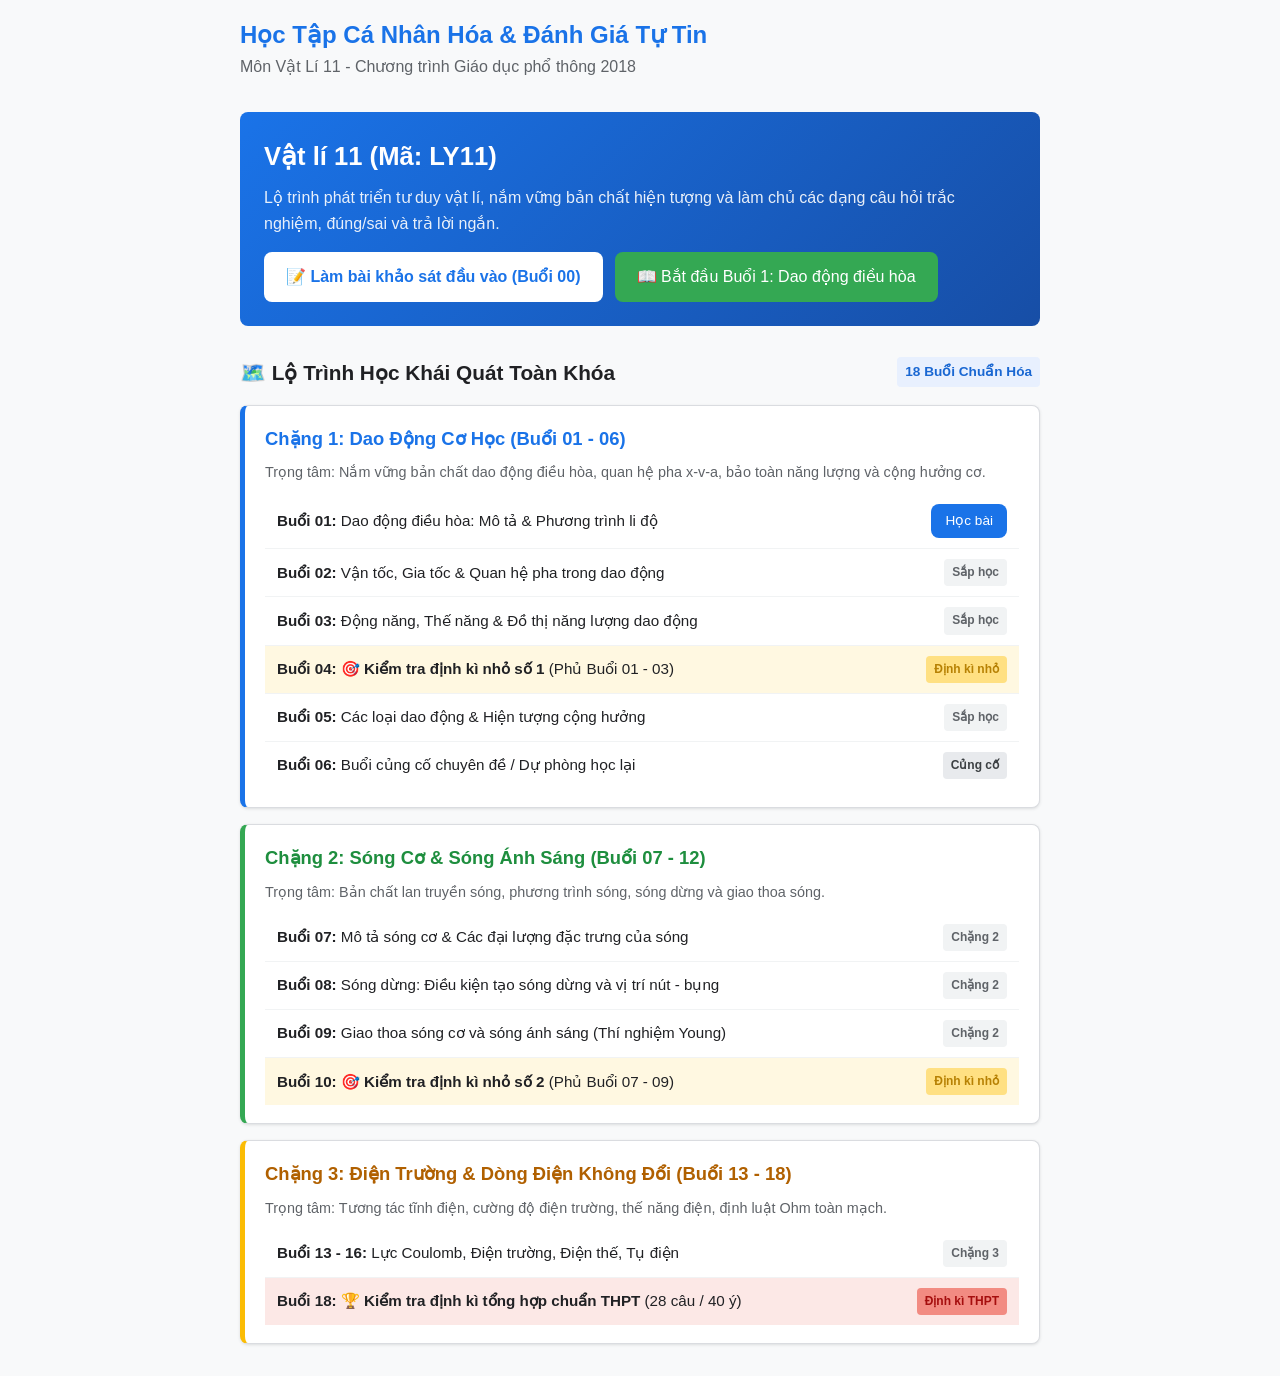
<file: index.html>
<!DOCTYPE html>
<html lang="vi">
<head>
  <meta charset="UTF-8">
  <meta name="viewport" content="width=device-width, initial-scale=1.0">
  <title>Hệ Thống Học Tập Trực Tuyến - Vật Lí 11</title>
  <link rel="stylesheet" href="css/style.css">
  <style>
    .roadmap-section { margin-top: 30px; }
    .phase-card {
      background: white;
      border: 1px solid var(--border);
      border-radius: var(--radius);
      padding: 18px 20px;
      margin-bottom: 16px;
      box-shadow: var(--shadow);
      border-left: 5px solid var(--primary);
    }
    .phase-title { font-size: 1.15rem; font-weight: 700; color: #1a73e8; margin-bottom: 8px; }
    .session-list { list-style: none; padding-left: 0; margin-top: 10px; }
    .session-item {
      display: flex;
      justify-content: space-between;
      align-items: center;
      padding: 10px 12px;
      border-bottom: 1px solid #f1f3f4;
      font-size: 0.95rem;
    }
    .session-item:last-child { border-bottom: none; }
    .session-item:hover { background: #f8f9fa; }
    .hero-box {
      background: linear-gradient(135deg, #1a73e8, #174ea6);
      color: white;
      border-radius: var(--radius);
      padding: 24px;
      margin-bottom: 24px;
    }
    .hero-box h2 { font-size: 1.6rem; margin-bottom: 8px; }
    .hero-box p { opacity: 0.9; font-size: 1rem; }
    .action-group { display: flex; gap: 12px; margin-top: 16px; flex-wrap: wrap; }
    .btn-white { background: white; color: var(--primary); font-weight: 600; }
    .btn-white:hover { background: #f1f3f4; }
  </style>
</head>
<body>
  <div class="container">
    <header style="border-bottom: none; margin-bottom: 16px;">
      <h1>Học Tập Cá Nhân Hóa & Đánh Giá Tự Tin</h1>
      <p style="color: var(--text-muted);">Môn Vật Lí 11 - Chương trình Giáo dục phổ thông 2018</p>
    </header>

    <div class="hero-box">
      <h2>Vật lí 11 (Mã: LY11)</h2>
      <p>Lộ trình phát triển tư duy vật lí, nắm vững bản chất hiện tượng và làm chủ các dạng câu hỏi trắc nghiệm, đúng/sai và trả lời ngắn.</p>
      <div class="action-group">
        <a href="lam-de.html?mon=LY11&bai=LY11-B00-VAO" class="btn btn-white" style="font-size: 1rem; padding: 12px 22px;">📝 Làm bài khảo sát đầu vào (Buổi 00)</a>
        <a href="buoi.html?mon=LY11&buoi=1" class="btn" style="background: #34a853; font-size: 1rem; padding: 12px 22px;">📖 Bắt đầu Buổi 1: Dao động điều hòa</a>
      </div>
    </div>

    <!-- Lộ trình học khái quát -->
    <div class="roadmap-section">
      <div style="display: flex; justify-content: space-between; align-items: center; margin-bottom: 16px;">
        <h3 style="font-size: 1.3rem; color: #202124;">🗺️ Lộ Trình Học Khái Quát Toàn Khóa</h3>
        <span class="badge" style="font-size: 0.85rem;">18 Buổi Chuẩn Hóa</span>
      </div>

      <!-- Chặng 1 -->
      <div class="phase-card">
        <div class="phase-title">Chặng 1: Dao Động Cơ Học (Buổi 01 - 06)</div>
        <p style="font-size: 0.9rem; color: var(--text-muted);">Trọng tâm: Nắm vững bản chất dao động điều hòa, quan hệ pha x-v-a, bảo toàn năng lượng và cộng hưởng cơ.</p>
        <ul class="session-list">
          <li class="session-item">
            <div><b>Buổi 01:</b> Dao động điều hòa: Mô tả & Phương trình li độ</div>
            <a href="buoi.html?mon=LY11&buoi=1" class="btn" style="padding: 6px 14px; font-size: 0.85rem;">Học bài</a>
          </li>
          <li class="session-item">
            <div><b>Buổi 02:</b> Vận tốc, Gia tốc & Quan hệ pha trong dao động</div>
            <span class="badge" style="background: #f1f3f4; color: #5f6368;">Sắp học</span>
          </li>
          <li class="session-item">
            <div><b>Buổi 03:</b> Động năng, Thế năng & Đồ thị năng lượng dao động</div>
            <span class="badge" style="background: #f1f3f4; color: #5f6368;">Sắp học</span>
          </li>
          <li class="session-item" style="background: #fff8e1;">
            <div><b>Buổi 04:</b> 🎯 <b>Kiểm tra định kì nhỏ số 1</b> (Phủ Buổi 01 - 03)</div>
            <span class="badge" style="background: #ffe082; color: #b78103;">Định kì nhỏ</span>
          </li>
          <li class="session-item">
            <div><b>Buổi 05:</b> Các loại dao động & Hiện tượng cộng hưởng</div>
            <span class="badge" style="background: #f1f3f4; color: #5f6368;">Sắp học</span>
          </li>
          <li class="session-item">
            <div><b>Buổi 06:</b> Buổi củng cố chuyên đề / Dự phòng học lại</div>
            <span class="badge" style="background: #e8eaed; color: #3c4043;">Củng cố</span>
          </li>
        </ul>
      </div>

      <!-- Chặng 2 -->
      <div class="phase-card" style="border-left-color: #34a853;">
        <div class="phase-title" style="color: #1e8e3e;">Chặng 2: Sóng Cơ & Sóng Ánh Sáng (Buổi 07 - 12)</div>
        <p style="font-size: 0.9rem; color: var(--text-muted);">Trọng tâm: Bản chất lan truyền sóng, phương trình sóng, sóng dừng và giao thoa sóng.</p>
        <ul class="session-list">
          <li class="session-item">
            <div><b>Buổi 07:</b> Mô tả sóng cơ & Các đại lượng đặc trưng của sóng</div>
            <span class="badge" style="background: #f1f3f4; color: #5f6368;">Chặng 2</span>
          </li>
          <li class="session-item">
            <div><b>Buổi 08:</b> Sóng dừng: Điều kiện tạo sóng dừng và vị trí nút - bụng</div>
            <span class="badge" style="background: #f1f3f4; color: #5f6368;">Chặng 2</span>
          </li>
          <li class="session-item">
            <div><b>Buổi 09:</b> Giao thoa sóng cơ và sóng ánh sáng (Thí nghiệm Young)</div>
            <span class="badge" style="background: #f1f3f4; color: #5f6368;">Chặng 2</span>
          </li>
          <li class="session-item" style="background: #fff8e1;">
            <div><b>Buổi 10:</b> 🎯 <b>Kiểm tra định kì nhỏ số 2</b> (Phủ Buổi 07 - 09)</div>
            <span class="badge" style="background: #ffe082; color: #b78103;">Định kì nhỏ</span>
          </li>
        </ul>
      </div>

      <!-- Chặng 3 -->
      <div class="phase-card" style="border-left-color: #fbbc04;">
        <div class="phase-title" style="color: #b06000;">Chặng 3: Điện Trường & Dòng Điện Không Đổi (Buổi 13 - 18)</div>
        <p style="font-size: 0.9rem; color: var(--text-muted);">Trọng tâm: Tương tác tĩnh điện, cường độ điện trường, thế năng điện, định luật Ohm toàn mạch.</p>
        <ul class="session-list">
          <li class="session-item">
            <div><b>Buổi 13 - 16:</b> Lực Coulomb, Điện trường, Điện thế, Tụ điện</div>
            <span class="badge" style="background: #f1f3f4; color: #5f6368;">Chặng 3</span>
          </li>
          <li class="session-item" style="background: #fce8e6;">
            <div><b>Buổi 18:</b> 🏆 <b>Kiểm tra định kì tổng hợp chuẩn THPT</b> (28 câu / 40 ý)</div>
            <span class="badge" style="background: #f28b82; color: #a50e0e;">Định kì THPT</span>
          </li>
        </ul>
      </div>
    </div>
  </div>
</body>
</html>
</file>
<file: css/style.css>
:root {
  --primary: #1a73e8;
  --primary-hover: #1557b0;
  --bg: #f8f9fa;
  --card-bg: #ffffff;
  --text: #202124;
  --text-muted: #5f6368;
  --border: #dadce0;
  --radius: 8px;
  --shadow: 0 1px 3px rgba(60,64,67,0.15);
}
* { box-sizing: border-box; margin: 0; padding: 0; }
body {
  font-family: -apple-system, BlinkMacSystemFont, "Segoe UI", Roboto, Helvetica, Arial, sans-serif;
  background-color: var(--bg);
  color: var(--text);
  line-height: 1.6;
  padding: 16px;
}
.container { max-width: 800px; margin: 0 auto; }
header { margin-bottom: 24px; padding-bottom: 16px; border-bottom: 1px solid var(--border); }
header h1 { font-size: 1.5rem; color: var(--primary); }
.card {
  background: var(--card-bg);
  border: 1px solid var(--border);
  border-radius: var(--radius);
  padding: 20px;
  margin-bottom: 16px;
  box-shadow: var(--shadow);
}
.btn {
  display: inline-block;
  background: var(--primary);
  color: white;
  padding: 10px 18px;
  border-radius: var(--radius);
  text-decoration: none;
  font-weight: 500;
  border: none;
  cursor: pointer;
  font-size: 0.95rem;
}
.btn:hover { background: var(--primary-hover); }
.badge {
  display: inline-block;
  padding: 4px 8px;
  border-radius: 4px;
  font-size: 0.75rem;
  font-weight: 600;
  background: #e8f0fe;
  color: #1967d2;
}
/* Quiz styles */
.quiz-item { margin-bottom: 20px; padding: 16px; border-radius: var(--radius); background: #fafafa; border: 1px solid var(--border); }
.confidence-group { display: flex; gap: 8px; margin-top: 12px; }
.confidence-btn {
  flex: 1;
  padding: 8px;
  border: 1px solid var(--border);
  background: white;
  border-radius: 4px;
  cursor: pointer;
  font-size: 0.85rem;
}
.confidence-btn.active {
  background: var(--primary);
  color: white;
  border-color: var(--primary);
}
@media (max-width: 600px) {
  body { padding: 10px; }
  .card { padding: 14px; }
  .confidence-group { flex-direction: column; }
}
</file>
